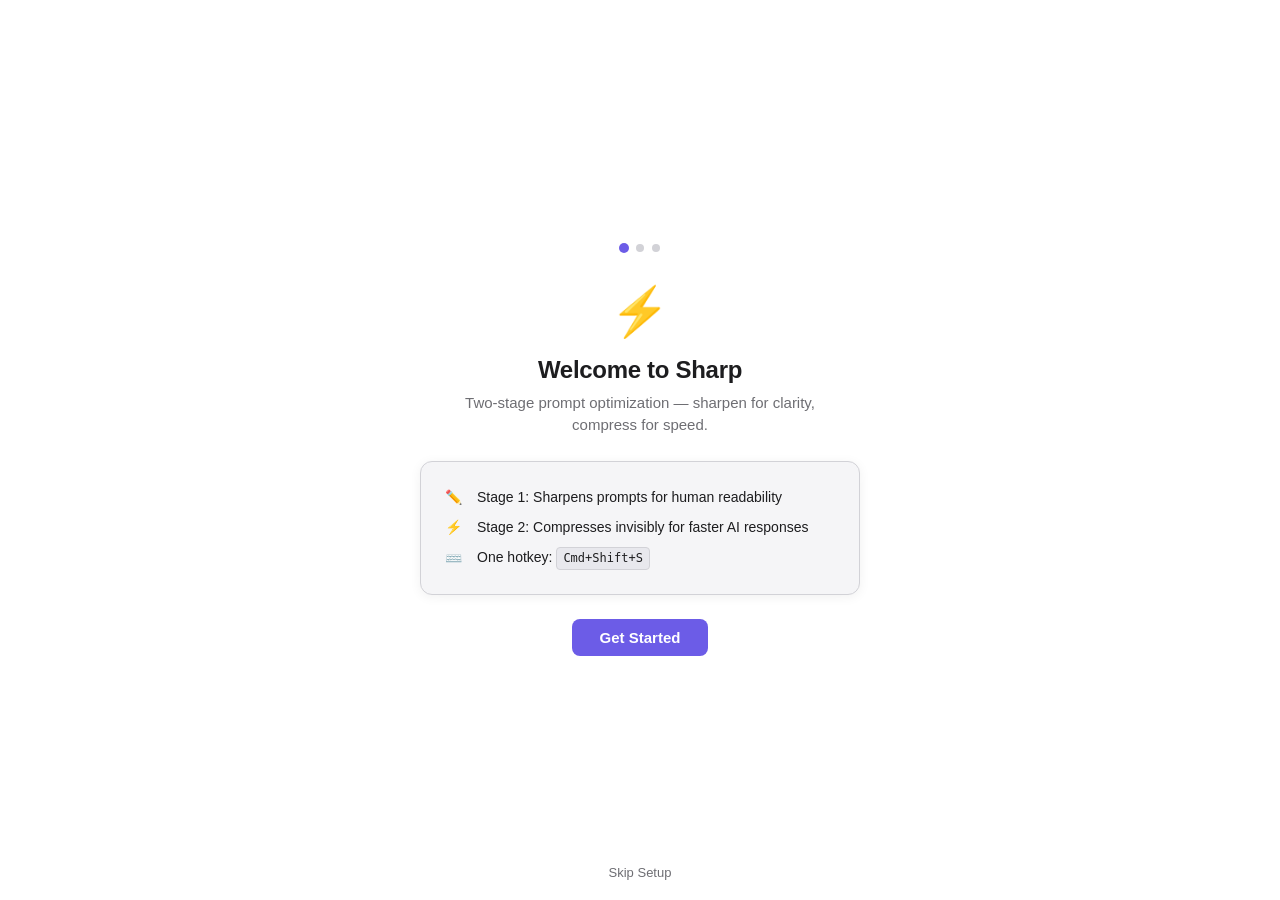
<file: desktop/ui/onboarding/index.html>
<!DOCTYPE html>
<html lang="en">
<head>
  <meta charset="UTF-8">
  <meta name="viewport" content="width=device-width, initial-scale=1.0">
  <title>Sharp Setup</title>
  <link rel="stylesheet" href="styles.css">
</head>
<body>
  <div class="onboarding">
    <!-- Progress dots -->
    <div class="progress">
      <span class="dot active" data-step="1"></span>
      <span class="dot" data-step="2"></span>
      <span class="dot" data-step="3"></span>
    </div>

    <!-- Step 1: Welcome -->
    <div class="step active" id="step-1">
      <div class="icon">⚡</div>
      <h1>Welcome to Sharp</h1>
      <p class="subtitle">Two-stage prompt optimization — sharpen for clarity, compress for speed.</p>
      <div class="info-card">
        <div class="info-row">
          <span class="info-icon">✏️</span>
          <span>Stage 1: Sharpens prompts for human readability</span>
        </div>
        <div class="info-row">
          <span class="info-icon">⚡</span>
          <span>Stage 2: Compresses invisibly for faster AI responses</span>
        </div>
        <div class="info-row">
          <span class="info-icon">⌨️</span>
          <span>One hotkey: <kbd>Cmd+Shift+S</kbd></span>
        </div>
      </div>
      <button class="btn primary" id="btn-start">Get Started</button>
    </div>

    <!-- Step 2: Extension Install -->
    <div class="step" id="step-2">
      <div class="icon">🧩</div>
      <h1>Install the Extension</h1>
      <p class="subtitle">The Chrome extension enables compression directly in ChatGPT, Claude, and other AI tools.</p>
      <div class="info-card">
        <h3>Load Unpacked (Developer Mode)</h3>
        <ol class="install-steps">
          <li>Open <code>chrome://extensions</code></li>
          <li>Enable <strong>Developer mode</strong> (top right)</li>
          <li>Click <strong>Load unpacked</strong></li>
          <li>Select the <code>extension/</code> folder from Sharp</li>
        </ol>
      </div>
      <div class="btn-row">
        <button class="btn secondary" id="btn-back-1">Back</button>
        <button class="btn primary" id="btn-next-2">Next</button>
      </div>
    </div>

    <!-- Step 3: Test Compress -->
    <div class="step" id="step-3">
      <div class="icon">🧪</div>
      <h1>Try It Out</h1>
      <p class="subtitle">Type a prompt below and see how Sharp optimizes it.</p>
      <textarea id="test-input" placeholder="e.g. I want you to explain step by step how binary search works. Be concise and give examples." rows="3"></textarea>
      <button class="btn secondary compress-btn" id="btn-compress">Compress</button>
      <div id="result-area" class="result-area hidden">
        <label>Compressed:</label>
        <div id="result-text" class="result-text"></div>
      </div>
      <div class="btn-row">
        <button class="btn secondary" id="btn-back-2">Back</button>
        <button class="btn primary" id="btn-done">Done</button>
      </div>
    </div>

    <!-- Skip link -->
    <a href="#" class="skip-link" id="btn-skip">Skip Setup</a>
  </div>

  <script src="script.js"></script>
</body>
</html>
</file>
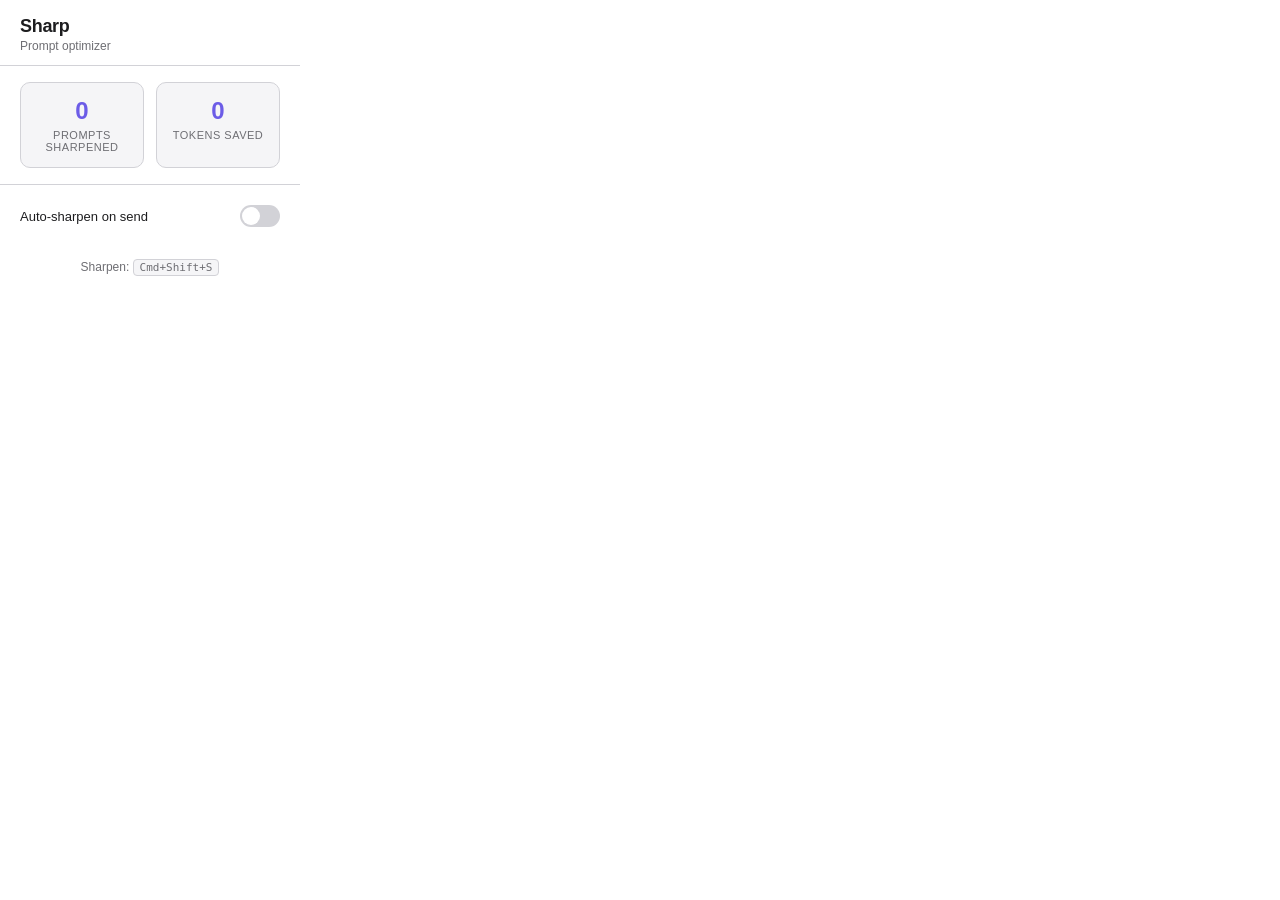
<file: extension/popup/popup.html>
<!DOCTYPE html>
<html lang="en">
<head>
  <meta charset="UTF-8">
  <meta name="viewport" content="width=device-width, initial-scale=1.0">
  <title>Sharp</title>
  <style>
    :root {
      --bg: #ffffff;
      --bg-card: #f5f5f7;
      --text: #1d1d1f;
      --text-secondary: #6e6e73;
      --accent: #6c5ce7;
      --border: #d2d2d7;
    }

    @media (prefers-color-scheme: dark) {
      :root {
        --bg: #1c1c1e;
        --bg-card: #2c2c2e;
        --text: #f5f5f7;
        --text-secondary: #98989d;
        --accent: #7c6cf0;
        --border: #38383a;
      }
    }

    * { margin: 0; padding: 0; box-sizing: border-box; }

    body {
      width: 300px;
      font-family: -apple-system, BlinkMacSystemFont, "SF Pro Text", "Segoe UI", sans-serif;
      background: var(--bg);
      color: var(--text);
      -webkit-font-smoothing: antialiased;
    }

    .header {
      padding: 16px 20px 12px;
      border-bottom: 1px solid var(--border);
    }

    .header h1 {
      font-size: 18px;
      font-weight: 700;
      letter-spacing: -0.3px;
    }

    .header p {
      font-size: 12px;
      color: var(--text-secondary);
      margin-top: 2px;
    }

    .stats {
      display: grid;
      grid-template-columns: 1fr 1fr;
      gap: 12px;
      padding: 16px 20px;
    }

    .stat-card {
      background: var(--bg-card);
      border: 1px solid var(--border);
      border-radius: 10px;
      padding: 14px;
      text-align: center;
    }

    .stat-card .value {
      font-size: 24px;
      font-weight: 700;
      color: var(--accent);
    }

    .stat-card .label {
      font-size: 11px;
      color: var(--text-secondary);
      text-transform: uppercase;
      letter-spacing: 0.5px;
      margin-top: 4px;
    }

    .settings {
      padding: 12px 20px 16px;
      border-top: 1px solid var(--border);
    }

    .setting-row {
      display: flex;
      align-items: center;
      justify-content: space-between;
      padding: 8px 0;
    }

    .setting-row label {
      font-size: 13px;
    }

    .toggle {
      position: relative;
      width: 40px;
      height: 22px;
    }

    .toggle input {
      opacity: 0;
      width: 0;
      height: 0;
    }

    .toggle .slider {
      position: absolute;
      inset: 0;
      background: var(--border);
      border-radius: 11px;
      cursor: pointer;
      transition: background 0.2s;
    }

    .toggle .slider::before {
      content: "";
      position: absolute;
      width: 18px;
      height: 18px;
      left: 2px;
      bottom: 2px;
      background: white;
      border-radius: 50%;
      transition: transform 0.2s;
    }

    .toggle input:checked + .slider {
      background: var(--accent);
    }

    .toggle input:checked + .slider::before {
      transform: translateX(18px);
    }

    .shortcut {
      padding: 8px 20px 16px;
      font-size: 12px;
      color: var(--text-secondary);
      text-align: center;
    }

    kbd {
      display: inline-block;
      background: var(--bg-card);
      border: 1px solid var(--border);
      border-radius: 4px;
      padding: 1px 6px;
      font-family: "SF Mono", Menlo, monospace;
      font-size: 11px;
    }
  </style>
</head>
<body>
  <div class="header">
    <h1>Sharp</h1>
    <p>Prompt optimizer</p>
  </div>

  <div class="stats">
    <div class="stat-card">
      <div class="value" id="prompt-count">0</div>
      <div class="label">Prompts Sharpened</div>
    </div>
    <div class="stat-card">
      <div class="value" id="tokens-saved">0</div>
      <div class="label">Tokens Saved</div>
    </div>
  </div>

  <div class="settings">
    <div class="setting-row">
      <label>Auto-sharpen on send</label>
      <div class="toggle">
        <input type="checkbox" id="auto-sharpen">
        <span class="slider"></span>
      </div>
    </div>
  </div>

  <div class="shortcut">
    Sharpen: <kbd>Cmd+Shift+S</kbd>
  </div>

  <script src="popup.js"></script>
</body>
</html>
</file>
<file: desktop/ui/onboarding/styles.css>
/* Sharp Onboarding — clean, minimal, dark-mode aware */

:root {
  --bg: #ffffff;
  --bg-card: #f5f5f7;
  --text: #1d1d1f;
  --text-secondary: #6e6e73;
  --accent: #6c5ce7;
  --accent-hover: #5a4bd1;
  --border: #d2d2d7;
  --kbd-bg: #e8e8ed;
  --code-bg: #f0f0f3;
  --result-bg: #f0f0f3;
  --radius: 12px;
  --shadow: 0 2px 12px rgba(0, 0, 0, 0.06);
}

@media (prefers-color-scheme: dark) {
  :root {
    --bg: #1c1c1e;
    --bg-card: #2c2c2e;
    --text: #f5f5f7;
    --text-secondary: #98989d;
    --accent: #7c6cf0;
    --accent-hover: #8d7ff5;
    --border: #38383a;
    --kbd-bg: #3a3a3c;
    --code-bg: #2c2c2e;
    --result-bg: #2c2c2e;
    --shadow: 0 2px 12px rgba(0, 0, 0, 0.3);
  }
}

* {
  margin: 0;
  padding: 0;
  box-sizing: border-box;
}

body {
  font-family: -apple-system, BlinkMacSystemFont, "SF Pro Display", "Segoe UI", sans-serif;
  background: var(--bg);
  color: var(--text);
  -webkit-font-smoothing: antialiased;
  overflow: hidden;
  user-select: none;
}

.onboarding {
  display: flex;
  flex-direction: column;
  align-items: center;
  justify-content: center;
  min-height: 100vh;
  padding: 32px 40px;
  position: relative;
}

/* Progress dots */
.progress {
  display: flex;
  gap: 8px;
  margin-bottom: 32px;
}

.dot {
  width: 8px;
  height: 8px;
  border-radius: 50%;
  background: var(--border);
  transition: background 0.3s ease, transform 0.3s ease;
}

.dot.active {
  background: var(--accent);
  transform: scale(1.25);
}

.dot.done {
  background: var(--accent);
  opacity: 0.5;
}

/* Steps */
.step {
  display: none;
  flex-direction: column;
  align-items: center;
  text-align: center;
  width: 100%;
  max-width: 440px;
  animation: fadeIn 0.3s ease;
}

.step.active {
  display: flex;
}

@keyframes fadeIn {
  from { opacity: 0; transform: translateY(8px); }
  to { opacity: 1; transform: translateY(0); }
}

.icon {
  font-size: 48px;
  margin-bottom: 16px;
}

h1 {
  font-size: 24px;
  font-weight: 700;
  letter-spacing: -0.3px;
  margin-bottom: 8px;
}

.subtitle {
  font-size: 15px;
  color: var(--text-secondary);
  line-height: 1.5;
  margin-bottom: 24px;
  max-width: 380px;
}

/* Info card */
.info-card {
  background: var(--bg-card);
  border: 1px solid var(--border);
  border-radius: var(--radius);
  padding: 20px;
  width: 100%;
  margin-bottom: 24px;
  text-align: left;
  box-shadow: var(--shadow);
}

.info-card h3 {
  font-size: 14px;
  font-weight: 600;
  margin-bottom: 12px;
  color: var(--text-secondary);
  text-transform: uppercase;
  letter-spacing: 0.5px;
}

.info-row {
  display: flex;
  align-items: center;
  gap: 12px;
  font-size: 14px;
  line-height: 1.6;
  padding: 4px 0;
}

.info-icon {
  flex-shrink: 0;
  width: 24px;
  text-align: center;
}

.install-steps {
  padding-left: 20px;
  font-size: 14px;
  line-height: 1.8;
}

.install-steps li {
  padding: 2px 0;
}

kbd {
  display: inline-block;
  background: var(--kbd-bg);
  border-radius: 4px;
  padding: 1px 6px;
  font-family: "SF Mono", Menlo, monospace;
  font-size: 12px;
  border: 1px solid var(--border);
}

code {
  background: var(--code-bg);
  border-radius: 4px;
  padding: 1px 6px;
  font-family: "SF Mono", Menlo, monospace;
  font-size: 13px;
}

/* Buttons */
.btn {
  padding: 10px 28px;
  border: none;
  border-radius: 8px;
  font-size: 15px;
  font-weight: 600;
  cursor: pointer;
  transition: all 0.2s ease;
}

.btn.primary {
  background: var(--accent);
  color: #fff;
}

.btn.primary:hover {
  background: var(--accent-hover);
  transform: translateY(-1px);
}

.btn.primary:active {
  transform: translateY(0);
}

.btn.secondary {
  background: var(--bg-card);
  color: var(--text);
  border: 1px solid var(--border);
}

.btn.secondary:hover {
  background: var(--border);
}

.btn-row {
  display: flex;
  gap: 12px;
  margin-top: 0;
}

.compress-btn {
  margin-bottom: 16px;
  align-self: flex-start;
}

/* Textarea */
textarea {
  width: 100%;
  padding: 12px 16px;
  border: 1px solid var(--border);
  border-radius: var(--radius);
  background: var(--bg-card);
  color: var(--text);
  font-family: inherit;
  font-size: 14px;
  line-height: 1.5;
  resize: none;
  margin-bottom: 12px;
  transition: border-color 0.2s ease;
}

textarea:focus {
  outline: none;
  border-color: var(--accent);
}

textarea::placeholder {
  color: var(--text-secondary);
}

/* Result area */
.result-area {
  width: 100%;
  margin-bottom: 20px;
  text-align: left;
}

.result-area.hidden {
  display: none;
}

.result-area label {
  display: block;
  font-size: 12px;
  font-weight: 600;
  color: var(--text-secondary);
  text-transform: uppercase;
  letter-spacing: 0.5px;
  margin-bottom: 6px;
}

.result-text {
  background: var(--result-bg);
  border: 1px solid var(--border);
  border-radius: var(--radius);
  padding: 12px 16px;
  font-family: "SF Mono", Menlo, monospace;
  font-size: 13px;
  line-height: 1.5;
  white-space: pre-wrap;
  word-break: break-word;
  min-height: 40px;
  animation: fadeIn 0.2s ease;
}

/* Skip link */
.skip-link {
  position: absolute;
  bottom: 20px;
  font-size: 13px;
  color: var(--text-secondary);
  text-decoration: none;
  transition: color 0.2s ease;
}

.skip-link:hover {
  color: var(--text);
}
</file>
